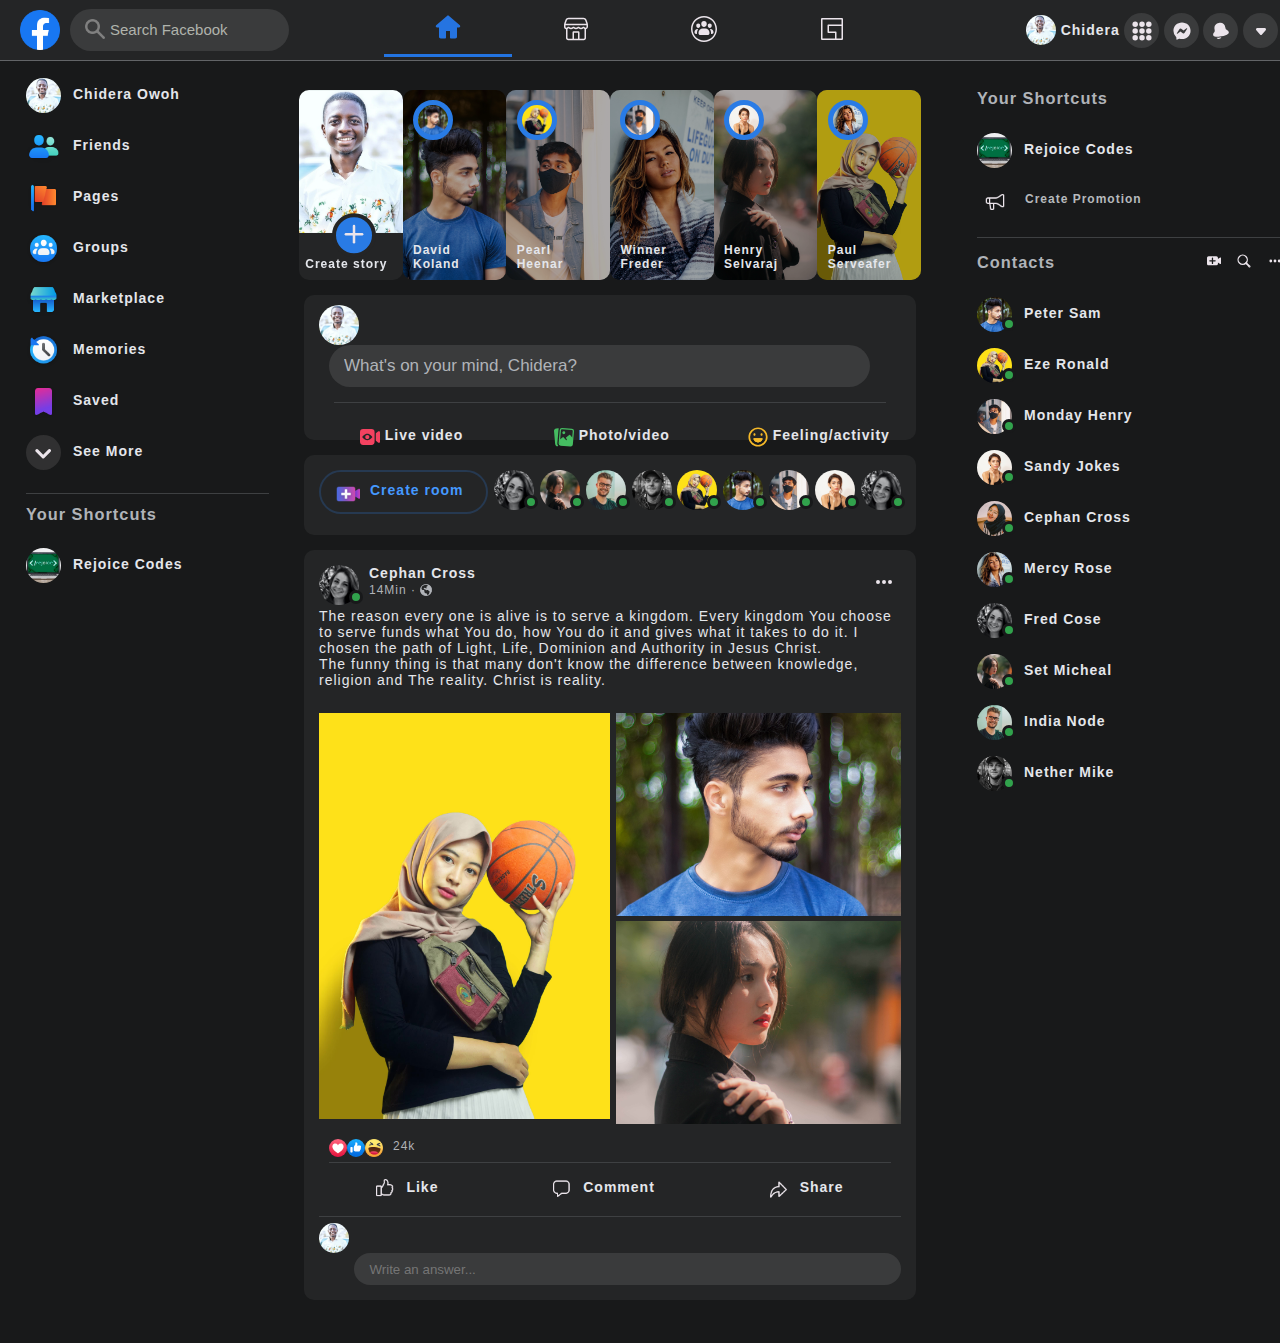
<file: index.html>
<!DOCTYPE html>
<html>
    <head>
        <link rel="stylesheet" href="styles.css">
        <title>Facebook</title> 
        <link rel="icon" type="image" href="icons/facebook.png">
        <meta name="viewport" content="width=device-width, initial-scale=1">
    </head>
    <body>
        <header>
            <div class="first-item">
                <img id="facebook-icon" src="icons/facebook.png" alt="facebook icon" >
                <input type="text" placeholder="Search Facebook" id="search"> 
            </div>
        <nav>
            <a href="#" id="active" class="activeone">
                <svg id="home-icon" height="28" width="28"><path d="M25.825 12.29C25.824 12.289 25.823 12.288 25.821 12.286L15.027 2.937C14.752 2.675 14.392 2.527 13.989 2.521 13.608 2.527 13.248 2.675 13.001 2.912L2.175 12.29C1.756 12.658 1.629 13.245 1.868 13.759 2.079 14.215 2.567 14.479 3.069 14.479L5 14.479 5 23.729C5 24.695 5.784 25.479 6.75 25.479L11 25.479C11.552 25.479 12 25.031 12 24.479L12 18.309C12 18.126 12.148 17.979 12.33 17.979L15.67 17.979C15.852 17.979 16 18.126 16 18.309L16 24.479C16 25.031 16.448 25.479 17 25.479L21.25 25.479C22.217 25.479 23 24.695 23 23.729L23 14.479 24.931 14.479C25.433 14.479 25.921 14.215 26.132 13.759 26.371 13.245 26.244 12.658 25.825 12.29"></path></svg>
            </a>
            <a href="#">
                <svg height="28" width="28"><path d="M17.5 23.75 21.75 23.75C22.164 23.75 22.5 23.414 22.5 23L22.5 14 22.531 14C22.364 13.917 22.206 13.815 22.061 13.694L21.66 13.359C21.567 13.283 21.433 13.283 21.34 13.36L21.176 13.497C20.591 13.983 19.855 14.25 19.095 14.25L18.869 14.25C18.114 14.25 17.382 13.987 16.8 13.506L16.616 13.354C16.523 13.278 16.39 13.278 16.298 13.354L16.113 13.507C15.53 13.987 14.798 14.25 14.044 14.25L13.907 14.25C13.162 14.25 12.439 13.994 11.861 13.525L11.645 13.35C11.552 13.275 11.419 13.276 11.328 13.352L11.155 13.497C10.57 13.984 9.834 14.25 9.074 14.25L8.896 14.25C8.143 14.25 7.414 13.989 6.832 13.511L6.638 13.351C6.545 13.275 6.413 13.275 6.32 13.351L5.849 13.739C5.726 13.84 5.592 13.928 5.452 14L5.5 14 5.5 23C5.5 23.414 5.836 23.75 6.25 23.75L10.5 23.75 10.5 17.5C10.5 16.81 11.06 16.25 11.75 16.25L16.25 16.25C16.94 16.25 17.5 16.81 17.5 17.5L17.5 23.75ZM3.673 8.75 24.327 8.75C24.3 8.66 24.271 8.571 24.238 8.483L23.087 5.355C22.823 4.688 22.178 4.25 21.461 4.25L6.54 4.25C5.822 4.25 5.177 4.688 4.919 5.338L3.762 8.483C3.729 8.571 3.7 8.66 3.673 8.75ZM24.5 10.25 3.5 10.25 3.5 12C3.5 12.414 3.836 12.75 4.25 12.75L4.421 12.75C4.595 12.75 4.763 12.69 4.897 12.58L5.368 12.193C6.013 11.662 6.945 11.662 7.59 12.193L7.784 12.352C8.097 12.609 8.49 12.75 8.896 12.75L9.074 12.75C9.483 12.75 9.88 12.607 10.194 12.345L10.368 12.2C11.01 11.665 11.941 11.659 12.589 12.185L12.805 12.359C13.117 12.612 13.506 12.75 13.907 12.75L14.044 12.75C14.45 12.75 14.844 12.608 15.158 12.35L15.343 12.197C15.989 11.663 16.924 11.663 17.571 12.197L17.755 12.35C18.068 12.608 18.462 12.75 18.869 12.75L19.095 12.75C19.504 12.75 19.901 12.606 20.216 12.344L20.38 12.208C21.028 11.666 21.972 11.666 22.62 12.207L23.022 12.542C23.183 12.676 23.387 12.75 23.598 12.75 24.097 12.75 24.5 12.347 24.5 11.85L24.5 10.25ZM24 14.217 24 23C24 24.243 22.993 25.25 21.75 25.25L6.25 25.25C5.007 25.25 4 24.243 4 23L4 14.236C2.875 14.112 2 13.158 2 12L2 9.951C2 9.272 2.12 8.6 2.354 7.964L3.518 4.802C4.01 3.563 5.207 2.75 6.54 2.75L21.461 2.75C22.793 2.75 23.99 3.563 24.488 4.819L25.646 7.964C25.88 8.6 26 9.272 26 9.951L26 11.85C26 13.039 25.135 14.026 24 14.217ZM16 23.75 16 17.75 12 17.75 12 23.75 16 23.75Z"></path></svg>
            </a>
            <a href="#">
                <svg height="28" width="28"><path d="M25.5 14C25.5 7.649 20.351 2.5 14 2.5 7.649 2.5 2.5 7.649 2.5 14 2.5 20.351 7.649 25.5 14 25.5 20.351 25.5 25.5 20.351 25.5 14ZM27 14C27 21.18 21.18 27 14 27 6.82 27 1 21.18 1 14 1 6.82 6.82 1 14 1 21.18 1 27 6.82 27 14ZM7.479 14 7.631 14C7.933 14 8.102 14.338 7.934 14.591 7.334 15.491 6.983 16.568 6.983 17.724L6.983 18.221C6.983 18.342 6.99 18.461 7.004 18.578 7.03 18.802 6.862 19 6.637 19L6.123 19C5.228 19 4.5 18.25 4.5 17.327 4.5 15.492 5.727 14 7.479 14ZM20.521 14C22.274 14 23.5 15.492 23.5 17.327 23.5 18.25 22.772 19 21.878 19L21.364 19C21.139 19 20.97 18.802 20.997 18.578 21.01 18.461 21.017 18.342 21.017 18.221L21.017 17.724C21.017 16.568 20.667 15.491 20.067 14.591 19.899 14.338 20.067 14 20.369 14L20.521 14ZM8.25 13C7.147 13 6.25 11.991 6.25 10.75 6.25 9.384 7.035 8.5 8.25 8.5 9.465 8.5 10.25 9.384 10.25 10.75 10.25 11.991 9.353 13 8.25 13ZM19.75 13C18.647 13 17.75 11.991 17.75 10.75 17.75 9.384 18.535 8.5 19.75 8.5 20.965 8.5 21.75 9.384 21.75 10.75 21.75 11.991 20.853 13 19.75 13ZM15.172 13.5C17.558 13.5 19.5 15.395 19.5 17.724L19.5 18.221C19.5 19.202 18.683 20 17.677 20L10.323 20C9.317 20 8.5 19.202 8.5 18.221L8.5 17.724C8.5 15.395 10.441 13.5 12.828 13.5L15.172 13.5ZM16.75 9C16.75 10.655 15.517 12 14 12 12.484 12 11.25 10.655 11.25 9 11.25 7.15 12.304 6 14 6 15.697 6 16.75 7.15 16.75 9Z"></path></svg>
            </a>
            <a href="#">
                <svg height="28" width="28"><path d="M23.5 9.5H10.25a.75.75 0 00-.75.75v7c0 .414.336.75.75.75H17v5.5H4.5v-19h19v5zm0 14h-5v-6.25a.75.75 0 00-.75-.75H11V11h12.5v12.5zm1.5.25V4.25C25 3.561 24.439 3 23.75 3H4.25C3.561 3 3 3.561 3 4.25v19.5c0 .689.561 1.25 1.25 1.25h19.5c.689 0 1.25-.561 1.25-1.25z"></path></svg>
            </a>
           
        </nav>
        <div class="end-items">
            <img src="images/my_image.jpg" id="profile-image" alt="My Image" height="30px" width="30px">
            <span>Chidera</span>

            <div class="circleIcon"><svg style="transform: translate(8px, 8px);" viewBox="0 0 44 44" width="20px" height="20px" class="j"><circle cx="7" cy="7" r="6"></circle><circle cx="22" cy="7" r="6"></circle><circle cx="37" cy="7" r="6"></circle><circle cx="7" cy="22" r="6"></circle><circle cx="22" cy="22" r="6"></circle><circle cx="37" cy="22" r="6"></circle><circle cx="7" cy="37" r="6"></circle><circle cx="22" cy="37" r="6"></circle><circle cx="37" cy="37" r="6"></circle></svg></div>

            <div class="circleIcon"><svg viewBox="0 0 28 28" style="transform: translate(8px, 8px);" alt="" class="a8c37x1j ms05siws hwsy1cff b7h9ocf4 rs22bh7c fzdkajry" height="20" width="20"><path d="M14 2.042c6.76 0 12 4.952 12 11.64S20.76 25.322 14 25.322a13.091 13.091 0 0 1-3.474-.461.956 .956 0 0 0-.641.047L7.5 25.959a.961.961 0 0 1-1.348-.849l-.065-2.134a.957.957 0 0 0-.322-.684A11.389 11.389 0 0 1 2 13.682C2 6.994 7.24 2.042 14 2.042ZM6.794 17.086a.57.57 0 0 0 .827.758l3.786-2.874a.722.722 0 0 1 .868 0l2.8 2.1a1.8 1.8 0 0 0 2.6-.481l3.525-5.592a.57.57 0 0 0-.827-.758l-3.786 2.874a.722.722 0 0 1-.868 0l-2.8-2.1a1.8 1.8 0 0 0-2.6.481Z"></path></svg><div class="i09qtzwb n7fi1qx3 b5wmifdl hzruof5a pmk7jnqg j9ispegn kr520xx4 c5ndavph art1omkt ot9fgl3s rnr61an3 s45kfl79 emlxlaya bkmhp75w spb7xbtv" data-visualcompletion="ignore"></div></div>

            <div class="circleIcon"><svg viewBox="0 0 28 28" style="transform: translate(8px, 8px);" alt="" class="a8c37x1j ms05siws hwsy1cff b7h9ocf4 rs22bh7c fzdkajry" height="20" width="20"><path d="M7.847 23.488C9.207 23.488 11.443 23.363 14.467 22.806 13.944 24.228 12.581 25.247 10.98 25.247 9.649 25.247 8.483 24.542 7.825 23.488L7.847 23.488ZM24.923 15.73C25.17 17.002 24.278 18.127 22.27 19.076 21.17 19.595 18.724 20.583 14.684 21.369 11.568 21.974 9.285 22.113 7.848 22.113 7.421 22.113 7.068 22.101 6.79 22.085 4.574 21.958 3.324 21.248 3.077 19.976 2.702 18.049 3.295 17.305 4.278 16.073L4.537 15.748C5.2 14.907 5.459 14.081 5.035 11.902 4.086 7.022 6.284 3.687 11.064 2.753 15.846 1.83 19.134 4.096 20.083 8.977 20.506 11.156 21.056 11.824 21.986 12.355L21.986 12.356 22.348 12.561C23.72 13.335 24.548 13.802 24.923 15.73Z"></path></svg></div>

            <div class="circleIcon">
                <svg viewBox="0 0 20 20" width="20px" height="20px" style="transform: translate(8px, 8px);" class="a8c37x1j ms05siws hwsy1cff b7h9ocf4 rs22bh7c fzdkajry jnigpg78 odw8uiq3"><path d="M10 14a1 1 0 0 1-.755-.349L5.329 9.182a1.367 1.367 0 0 1-.205-1.46A1.184 1.184 0 0 1 6.2 7h7.6a1.18 1.18 0 0 1 1.074.721 1.357 1.357 0 0 1-.2 1.457l-3.918 4.473A1 1 0 0 1 10 14z"></path></svg>
            </div>
        </div>
        </header>
        <main>
            <div class="left-panel">
                <ul>
                    <li>
                        <img src="images/my_image.jpg" id="profile-image" alt="My Image" height="35px" width="35px">
                        <span class="list-text">Chidera Owoh</span> 
                    </li>
                    <li> 
                        <img src="icons/people_icon.png" id="profile-image" alt="My Image" height="35px" width="35px">
                        <span class="list-text">Friends</span>
                    </li>
                    <li>
                        <img src="icons/pages_icon.png" id="profile-image" alt="My Image" height="35px" width="35px">
                        <span class="list-text">Pages</span>
                    </li>
                    <li>
                        <img src="icons/groups_icon.png" id="profile-image" alt="My Image" height="35px" width="35px">
                        <span class="list-text">Groups</span>
                    </li>
                    <li>
                        <img src="icons/marketplace_icon.png" id="profile-image" alt="My Image" height="35px" width="35px">
                        <span class="list-text">Marketplace</span>
                    </li>
                    <li>
                        <img src="icons/memories_icon.png" id="profile-image" alt="My Image" height="35px" width="35px">
                        <span class="list-text">Memories</span>
                    </li>
                    <li>
                        <img src="icons/saved_icon.png" id="profile-image" alt="My Image" height="35px" width="35px">
                        <span class="list-text">Saved</span>
                    </li>
                    <li>
                        <div class="more" id="profile-image">
                             <span class="seeMore" width="35px" height="35px" id="profile-image" ><svg viewBox="0 0 16 16" width="25px" height="25px" class="a8c37x1j ms05siws hwsy1cff b7h9ocf4 rs22bh7c fzdkajry jnigpg78 odw8uiq3"><g fill-rule="evenodd" transform="translate(-445 -540)"><path fill-rule="nonzero" d="M452.707 549.293a1 1 0 0 0-1.414 1.414l4 4a1 1 0 0 0 1.414 0l4-4a1 1 0 0 0-1.414-1.414L456 552.586l-3.293-3.293z"></path></g></svg></span>
                        </div>
                        <span class="list-text">See More</span>
                    </li>
                    <li class="hr">
                        <hr>
                    </li>
                    <div style="padding-top: -5px; margin-top: -20px;">
                        <h3>Your Shortcuts</h3>
                    </div>
                    <li>
                        <img src="images/REJOICE_CODES_logo.jpg" id="profile-image" alt="My Image" height="35px" width="35px">
                        <span class="list-text">Rejoice Codes</span>
                    </li>
                </ul>
                
            </div>
            <div class="main-panel">
                <div class="stories">
                    <div class="storyMe">
                        <div class="addstory">

                        </div>
                        <div>
                            <div class="addIcon" style="transform: translate(75%, -45%);">
                                <svg style="transform: translate(3px, 2px);" viewBox="0 0 20 20" width="25px" height="25px" class="a8c37x1j ms05siws hwsy1cff b7h9ocf4 ljqsnud1 p361ku9c jnigpg78 odw8uiq3"><g fill-rule="evenodd" transform="translate(-444 -348)"><g fill-rule="nonzero"><path d="M95 201.5h13a1 1 0 1 0 0-2H95a1 1 0 1 0 0 2z" transform="translate(354.5 159.5)"></path><path d="M102.5 207v-13a1 1 0 1 0-2 0v13a1 1 0 1 0 2 0z" transform="translate(354.5 159.5)"></path></g></g></svg>
                            </div>
                            <div class="storyText" style="float: right; transform: translate(-5px, -30px);" >
                                Create story
                            </div>
                        </div>
                    </div>
                    <div class="storyMe story1">
                        <div class="overlay">
                            <div class="topPart">
                                <div class="storyProfile profile1">
                                
                                </div>
                            </div>
                            <div class="storyText">
                                David<br>Koland
                            </div>
                        </div>
                    </div>
                    <div class="storyMe story2">
                        <div class="overlay">
                            <div class="topPart">
                                <div class="storyProfile profile2">
                                
                                </div>
                            </div>
                            <div class="storyText">
                                Pearl<br>Heenar
                            </div>
                        </div>                        
                    </div>
                    <div class="storyMe story3">
                        <div class="overlay">
                            <div class="topPart">
                                <div class="storyProfile profile3">
                                
                                </div>
                            </div>
                            <div class="storyText">
                                Winner<br>Freder
                            </div>
                        </div>                         
                    </div>
                    <div class="storyMe story4">
                        <div class="overlay">
                            <div class="topPart">
                                <div class="storyProfile profile4">
                                
                                </div>
                            </div>
                            <div class="storyText">
                                Henry<br>Selvaraj
                            </div>
                        </div>                         
                    </div>
                    <div class="storyMe story5">
                        <div class="overlay">
                            <div class="topPart">
                                <div class="storyProfile profile5">
                                
                                </div>
                            </div>
                            <div class="storyText">
                                Paul<br>Serveafer
                            </div>
                        </div>                            
                    </div>
                </div>
                <div class="createPost">
                    <img src="images/my_image.jpg" id="profile-image" alt="My Image" height="40px" width="40px">
                    <input type="text" placeholder="What's on your mind, Chidera?" id="myPost">
                    <hr>
                    <div class="postItems">
                        <div class="item item1">
                            <svg viewBox="0 0 24 24" width="20px" height="20px" class="centerItem icons icon1"><g fill-rule="evenodd" transform="translate(-444 -156)"><g><path d="M113.029 2.514c-.363-.088-.746.014-1.048.234l-2.57 1.88a.999.999 0 0 0-.411.807v8.13a1 1 0 0 0 .41.808l2.602 1.901c.219.16.477.242.737.242.253 0 .508-.077.732-.235.34-.239.519-.65.519-1.065V3.735a1.25 1.25 0 0 0-.971-1.22m-20.15 6.563c.1-.146 2.475-3.578 5.87-3.578 3.396 0 5.771 3.432 5.87 3.578a.749.749 0 0 1 0 .844c-.099.146-2.474 3.578-5.87 3.578-3.395 0-5.77-3.432-5.87-3.578a.749.749 0 0 1 0-.844zM103.75 19a3.754 3.754 0 0 0 3.75-3.75V3.75A3.754 3.754 0 0 0 103.75 0h-10A3.754 3.754 0 0 0 90 3.75v11.5A3.754 3.754 0 0 0 93.75 19h10z" transform="translate(354 158.5)"></path><path d="M98.75 12c1.379 0 2.5-1.121 2.5-2.5S100.129 7 98.75 7a2.503 2.503 0 0 0-2.5 2.5c0 1.379 1.121 2.5 2.5 2.5" transform="translate(354 158.5)"></path></g></g></svg>
                            <span class="iconText">Live video</span>
                        </div>
                        <div class="item item2">
                            <svg viewBox="0 0 24 24" width="20px" height="20px" class="centerItem icons icon2"><g fill-rule="evenodd" transform="translate(-444 -156)"><g><path d="m96.968 22.425-.648.057a2.692 2.692 0 0 1-1.978-.625 2.69 2.69 0 0 1-.96-1.84L92.01 4.32a2.702 2.702 0 0 1 .79-2.156c.47-.472 1.111-.731 1.774-.79l2.58-.225a.498.498 0 0 1 .507.675 4.189 4.189 0 0 0-.251 1.11L96.017 18.85a4.206 4.206 0 0 0 .977 3.091s.459.364-.026.485m8.524-16.327a1.75 1.75 0 1 1-3.485.305 1.75 1.75 0 0 1 3.485-.305m5.85 3.011a.797.797 0 0 0-1.129-.093l-3.733 3.195a.545.545 0 0 0-.062.765l.837.993a.75.75 0 1 1-1.147.966l-2.502-2.981a.797.797 0 0 0-1.096-.12L99 14.5l-.5 4.25c-.06.674.326 2.19 1 2.25l11.916 1.166c.325.026 1-.039 1.25-.25.252-.21.89-.842.917-1.166l.833-8.084-3.073-3.557z" transform="translate(352 156.5)"></path><path fill-rule="nonzero" d="m111.61 22.963-11.604-1.015a2.77 2.77 0 0 1-2.512-2.995L98.88 3.09A2.77 2.77 0 0 1 101.876.58l11.603 1.015a2.77 2.77 0 0 1 2.513 2.994l-1.388 15.862a2.77 2.77 0 0 1-2.994 2.513zm.13-1.494.082.004a1.27 1.27 0 0 0 1.287-1.154l1.388-15.862a1.27 1.27 0 0 0-1.148-1.37l-11.604-1.014a1.27 1.27 0 0 0-1.37 1.15l-1.387 15.86a1.27 1.27 0 0 0 1.149 1.37l11.603 1.016z" transform="translate(352 156.5)"></path></g></g></svg>
                            <span class="iconText">Photo/video</span>
                        </div>
                        <div class="item item3">
                            <svg viewBox="0 0 24 24" width="20px" height="20px" class="centerItem icons icon3"><g fill-rule="evenodd" transform="translate(-444 -156)"><g><path d="M107.285 13c.49 0 .841.476.712.957-.623 2.324-2.837 4.043-5.473 4.043-2.636 0-4.85-1.719-5.473-4.043-.13-.48.222-.957.712-.957h9.522z" transform="translate(353.5 156.5)"></path><path fill-rule="nonzero" d="M114.024 11.5c0 6.351-5.149 11.5-11.5 11.5s-11.5-5.149-11.5-11.5S96.173 0 102.524 0s11.5 5.149 11.5 11.5zm-2 0a9.5 9.5 0 1 0-19 0 9.5 9.5 0 0 0 19 0z" transform="translate(353.5 156.5)"></path><path d="M99.524 8.5c0 .829-.56 1.5-1.25 1.5s-1.25-.671-1.25-1.5.56-1.5 1.25-1.5 1.25.671 1.25 1.5m8.5 0c0 .829-.56 1.5-1.25 1.5s-1.25-.671-1.25-1.5.56-1.5 1.25-1.5 1.25.671 1.25 1.5m-.739 4.5h-9.522c-.49 0-.841.476-.712.957.623 2.324 2.837 4.043 5.473 4.043 2.636 0 4.85-1.719 5.473-4.043.13-.48-.222-.957-.712-.957m-2.165 2c-.667.624-1.592 1-2.596 1a3.799 3.799 0 0 1-2.596-1h5.192" transform="translate(353.5 156.5)"></path></g></g></svg>
                            <span class="iconText">Feeling/activity</span>
                        </div>
                    </div>
                </div>
                <div class="createRoom">
                    <div class="newRoom">
                        <i data-visualcompletion="css-img" class="icons"  style="background-image:url('icons/room_icon_series.png');background-position:0 -220px;background-size:502px 246px;width:24px;height:24px;background-repeat:no-repeat;display:inline-block"></i>
                        <span class="roomText">Create room</span>
                    </div>
                    <div>
                        <div class="storyOnline"></div>
                        <img src="images/profile_images/profile_img_6.jpg" id="profile-image" style="z-index: -1;" alt="My Image" height="40px" width="40px">
                    </div>
                    <div>
                        <div class="storyOnline"></div>
                        <img src="images/profile_images/profile_img_7.jpg" id="profile-image" style="z-index: -1;" alt="My Image" height="40px" width="40px">
                    </div>
                    <div>
                        <div class="storyOnline"></div>
                        <img src="images/profile_images/profile_img_8.jpg" id="profile-image" style="z-index: -1;" alt="My Image" height="40px" width="40px">
                    </div>
                    <div>
                        <div class="storyOnline"></div>
                        <img src="images/profile_images/profile_img_9.jpg" id="profile-image" style="z-index: -1;" alt="My Image" height="40px" width="40px">
                    </div>
                    <div>
                        <div class="storyOnline"></div>
                        <img src="images/profile_images/profile_img_10.jpg" id="profile-image" style="z-index: -1;" alt="My Image" height="40px" width="40px">
                    </div>
                    <div>
                        <div class="storyOnline"></div>
                        <img src="images/profile_images/profile_img_1.jpg" id="profile-image" style="z-index: -1;" alt="My Image" height="40px" width="40px">
                    </div>
                    <div>
                        <div class="storyOnline"></div>
                        <img src="images/profile_images/profile_img_2.jpg" id="profile-image" style="z-index: -1;" alt="My Image" height="40px" width="40px">
                    </div>
                    <div>
                        <div class="storyOnline"></div>
                        <img src="images/profile_images/profile_img_3.jpg" id="profile-image" style="z-index: -1;" alt="My Image" height="40px" width="40px">
                    </div>
                    <div>
                        <div class="storyOnline"></div>
                        <img src="images/profile_images/profile_img_6.jpg" id="profile-image" style="z-index: -1;" alt="My Image" height="40px" width="40px">
                    </div>
                </div>
                <div class="post">
                    <div class="postHead">
                        <div class="postProfile">
                            <div class="storyOnline"></div>
                            <img src="images/profile_images/profile_img_6.jpg" id="profile-image" style="z-index: -1;" alt="My Image" height="40px" width="40px">
                        </div>
                        <div class="postTitle">
                            <span>Cephan Cross<br></span>
                            <span class="time">14Min  · </span>
                            <svg viewBox="0 0 16 16" width="12px" height="12px"  class="publicIcon" title="Shared with Public"><g fill-rule="evenodd" transform="translate(-448 -544)"><g><path d="M109.5 408.5c0 3.23-2.04 5.983-4.903 7.036l.07-.036c1.167-1 1.814-2.967 2-3.834.214-1 .303-1.3-.5-1.96-.31-.253-.677-.196-1.04-.476-.246-.19-.356-.59-.606-.73-.594-.337-1.107.11-1.954.223a2.666 2.666 0 0 1-1.15-.123c-.007 0-.007 0-.013-.004l-.083-.03c-.164-.082-.077-.206.006-.36h-.006c.086-.17.086-.376-.05-.529-.19-.214-.54-.214-.804-.224-.106-.003-.21 0-.313.004l-.003-.004c-.04 0-.084.004-.124.004h-.037c-.323.007-.666-.034-.893-.314-.263-.353-.29-.733.097-1.09.28-.26.863-.8 1.807-.22.603.37 1.166.667 1.666.5.33-.11.48-.303.094-.87a1.128 1.128 0 0 1-.214-.73c.067-.776.687-.84 1.164-1.2.466-.356.68-.943.546-1.457-.106-.413-.51-.873-1.28-1.01a7.49 7.49 0 0 1 6.524 7.434" transform="translate(354 143.5)"></path><path d="M104.107 415.696A7.498 7.498 0 0 1 94.5 408.5a7.48 7.48 0 0 1 3.407-6.283 5.474 5.474 0 0 0-1.653 2.334c-.753 2.217-.217 4.075 2.29 4.075.833 0 1.4.561 1.333 2.375-.013.403.52 1.78 2.45 1.89.7.04 1.184 1.053 1.33 1.74.06.29.127.65.257.97a.174.174 0 0 0 .193.096" transform="translate(354 143.5)"></path><path fill-rule="nonzero" d="M110 408.5a8 8 0 1 1-16 0 8 8 0 0 1 16 0zm-1 0a7 7 0 1 0-14 0 7 7 0 0 0 14 0z" transform="translate(354 143.5)"></path></g></g></svg>
                        </div>
                        <div class="postMore">
                            <svg viewBox="0 0 20 20" width="20px" height="20px" class="moreIcon"><g fill-rule="evenodd" transform="translate(-446 -350)"><path d="M458 360a2 2 0 1 1-4 0 2 2 0 0 1 4 0m6 0a2 2 0 1 1-4 0 2 2 0 0 1 4 0m-12 0a2 2 0 1 1-4 0 2 2 0 0 1 4 0"></path></g></svg>
                        </div>
                    </div>
                    <div class="postText">
                        <span class="mainText">
                            The reason every one is alive is to serve a kingdom. Every kingdom You choose to serve funds what You do, how You do it and gives what it takes to do it. I chosen the path of Light, Life, Dominion and Authority in Jesus Christ. <br>The funny thing is that many don't know the difference between knowledge, religion and The reality. Christ is reality.
                        </span>
                    </div>  
                    <div class="postImage">
                        <div class="postImage1">

                        </div>
                        <div class="rightImage">
                            <div class="postImage2">

                            </div>
                            <div class="postImage3">
                        
                            </div>
                        </div>
                    </div>
                    <div class="likes">
                        <img class="likeIcon" src="icons/love.svg" width="18" height="18">
                        <img class="likeIcon" src="icons/like.svg" width="18" height="18">
                        <img class="likeIcon" src="icons/laugh.png" width="18" height="18">
                        <span class="likeCount time">24k</span>
                        <br><hr>
                    </div>
                    <div class="likeCommentShare">
                        <div class="like lcs">
                            <i data-visualcompletion="css-img" class="lcsIcon" style="background-image:url('icons/icons2.png');background-position:0 -247px;background-size:25px 607px;width:20px;height:20px;background-repeat:no-repeat;display:inline-block"></i>
                            <span class="lcsText">Like</span>
                        </div>
                        <div class="comment lcs">
                            <i data-visualcompletion="css-img" class="lcsIcon" style="background-image:url('icons/icons2.png');background-position:0 -209px;background-size:25px 610px;width:20px;height:20px;background-repeat:no-repeat;display:inline-block"></i>
                            <span class="lcsText">Comment</span>
                        </div>
                        <div class="share lcs">
                            <i data-visualcompletion="css-img" class="lcsIcon" style="background-image:url('icons/icons2.png');background-position:0 -266px;background-size:25px 611px;width:20px;height:20px;background-repeat:no-repeat;display:inline-block"></i>
                            <span class="lcsText">Share</span>
                        </div>
                    </div>
                    <div>
                       <hr> 
                       <img src="images/my_image.jpg" class="imageSearch" id="profile-image" alt="My Image" height="30px" width="30px">
                       <input type="text" placeholder="Write an answer..." id="myComment">
                    </div>
                    
                    
                </div>
            </div>

            <div class="right-panel">
                <ul class="ul-right">
                    <div style="padding-top: -5px; margin-top: -20px;">
                        <h3>Your Shortcuts</h3>
                    </div>
                    <li>
                        <img src="images/REJOICE_CODES_logo.jpg" id="profile-image" alt="My Image" height="35px" width="35px">
                        <span class="list-text">Rejoice Codes</span>
                    </li>
                    <li>
                        <div id="profile-image" style="transform: translate(8px, 8px);" >
                        <i data-visualcompletion="css-img" class="promotion" style="background-image:url('icons/icons.png');background-position:0 -136px;background-size:26px 312px;width:20px;height:20px;background-repeat:no-repeat;display:inline-block"></i>
                        </div>
                        <span class="list-text promtext">Create Promotion</span>
                    </li>
                    <li class="hr">
                        <hr>
                    </li>
                    <div class="contact-header">
                        <h3 class="left-text">Contacts</h3>
                        <span class="right-icons"><svg viewBox="0 0 16 16" width="1em" height="1em" class="a8c37x1j ms05siws hwsy1cff b7h9ocf4 py1f6qlh em6zcovv gl3lb2sf hhz5lgdu"><g fill-rule="evenodd" transform="translate(-448 -544)"><path d="M457.25 552.5H455v2.25a.75.75 0 0 1-1.5 0v-2.25h-2.25a.75.75 0 0 1 0-1.5h2.25v-2.25a.75.75 0 0 1 1.5 0V551h2.25a.75.75 0 0 1 0 1.5m6.38-4.435a.62.62 0 0 0-.64.047l-2.49 1.634v-1.394a1.854 1.854 0 0 0-1.852-1.852l-8.796.002a1.854 1.854 0 0 0-1.851 1.852v6.793c0 1.021.83 1.852 1.852 1.852l1.147-.002h7.648a1.854 1.854 0 0 0 1.852-1.851v-1.392l2.457 1.61a.641.641 0 0 0 .673.071.663.663 0 0 0 .37-.601v-6.167c0-.26-.142-.49-.37-.602"></path></g></svg></span>
                        <span class="right-icons"><svg viewBox="0 0 16 16" width="1em" height="1em" class="a8c37x1j ms05siws hwsy1cff b7h9ocf4 py1f6qlh em6zcovv gl3lb2sf hhz5lgdu"><g fill-rule="evenodd" transform="translate(-448 -544)"><g fill-rule="nonzero"><path d="M10.743 2.257a6 6 0 1 1-8.485 8.486 6 6 0 0 1 8.485-8.486zm-1.06 1.06a4.5 4.5 0 1 0-6.365 6.364 4.5 4.5 0 0 0 6.364-6.363z" transform="translate(448 544)"></path><path d="M10.39 8.75a2.94 2.94 0 0 0-.199.432c-.155.417-.23.849-.172 1.284.055.415.232.794.54 1.103a.75.75 0 0 0 1.112-1.004l-.051-.057a.39.39 0 0 1-.114-.24c-.021-.155.014-.356.09-.563.031-.081.06-.145.08-.182l.012-.022a.75.75 0 1 0-1.299-.752z" transform="translate(448 544)"></path><path d="M9.557 11.659c.038-.018.09-.04.15-.064.207-.077.408-.112.562-.092.08.01.143.034.198.077l.041.036a.75.75 0 0 0 1.06-1.06 1.881 1.881 0 0 0-1.103-.54c-.435-.058-.867.018-1.284.175-.189.07-.336.143-.433.2a.75.75 0 0 0 .624 1.356l.066-.027.12-.061z" transform="translate(448 544)"></path><path d="m13.463 15.142-.04-.044-3.574-4.192c-.599-.703.355-1.656 1.058-1.057l4.191 3.574.044.04c.058.059.122.137.182.24.249.425.249.96-.154 1.41l-.057.057c-.45.403-.986.403-1.411.154a1.182 1.182 0 0 1-.24-.182zm.617-.616.444-.444a.31.31 0 0 0-.063-.052c-.093-.055-.263-.055-.35.024l.208.232.207-.206.006.007-.22.257-.026-.024.033-.034.025.027-.257.22-.007-.007zm-.027-.415c-.078.088-.078.257-.023.35a.31.31 0 0 0 .051.063l.205-.204-.233-.209z" transform="translate(448 544)"></path></g></g></svg></span>
                        <span class="right-icons">
                            <svg viewBox="0 0 20 20" width="1em" height="1em" class="a8c37x1j ms05siws hwsy1cff b7h9ocf4 py1f6qlh em6zcovv jnigpg78 odw8uiq3"><g fill-rule="evenodd" transform="translate(-446 -350)"><path d="M458 360a2 2 0 1 1-4 0 2 2 0 0 1 4 0m6 0a2 2 0 1 1-4 0 2 2 0 0 1 4 0m-12 0a2 2 0 1 1-4 0 2 2 0 0 1 4 0"></path></g></svg>
                        </span>
                    </div>
                    <li>
                        <div class="online"></div>
                        <img src="images/profile_images/profile_img_1.jpg" id="profile-image" style="z-index: -1;" alt="My Image" height="35px" width="35px">
                        <span class="list-text">Peter Sam</span>
                    </li>
                    <li>
                        <div class="online"></div>
                        <img src="images/profile_images/profile_img_10.jpg" id="profile-image" style="z-index: -1;" alt="My Image" height="35px" width="35px">
                        <span class="list-text">Eze Ronald</span>
                    </li>
                    <li>
                        <div class="online"></div>
                        <img src="images/profile_images/profile_img_2.jpg" id="profile-image" style="z-index: -1;" alt="My Image" height="35px" width="35px">
                        <span class="list-text">Monday Henry</span>
                    </li>
                    <li>
                        <div class="online"></div>
                        <img src="images/profile_images/profile_img_3.jpg" id="profile-image" style="z-index: -1;" alt="My Image" height="35px" width="35px">
                        <span class="list-text">Sandy Jokes</span>
                    </li>
                    <li>
                        <div class="online"></div>
                        <img src="images/profile_images/profile_img_4.jpg" id="profile-image" style="z-index: -1;" alt="My Image" height="35px" width="35px">
                        <span class="list-text">Cephan Cross</span>
                    </li>
                    <li>
                        <div class="online"></div>
                        <img src="images/profile_images/profile_img_5.jpg" id="profile-image" style="z-index: -1;" alt="My Image" height="35px" width="35px">
                        <span class="list-text">Mercy Rose</span>
                    </li>
                    <li>
                        <div class="online"></div>
                        <img src="images/profile_images/profile_img_6.jpg" id="profile-image" style="z-index: -1;" alt="My Image" height="35px" width="35px">
                        <span class="list-text">Fred Cose</span>
                    </li>
                    <li>
                        <div class="online"></div>
                        <img src="images/profile_images/profile_img_7.jpg" id="profile-image" style="z-index: -1;" alt="My Image" height="35px" width="35px">
                        <span class="list-text">Set Micheal</span>
                    </li>
                    <li>
                        <div class="online"></div>
                        <img src="images/profile_images/profile_img_8.jpg" id="profile-image" style="z-index: -1;" alt="My Image" height="35px" width="35px">
                        <span class="list-text">India Node</span>
                    </li>
                    <li>
                        <div class="online"></div>
                        <img src="images/profile_images/profile_img_9.jpg" id="profile-image" style="z-index: -1;" alt="My Image" height="35px" width="35px">
                        <span class="list-text">Nether Mike</span>
                    </li>
                </ul>
            </div>
        </main>
        
    </body>
</html>
</file>
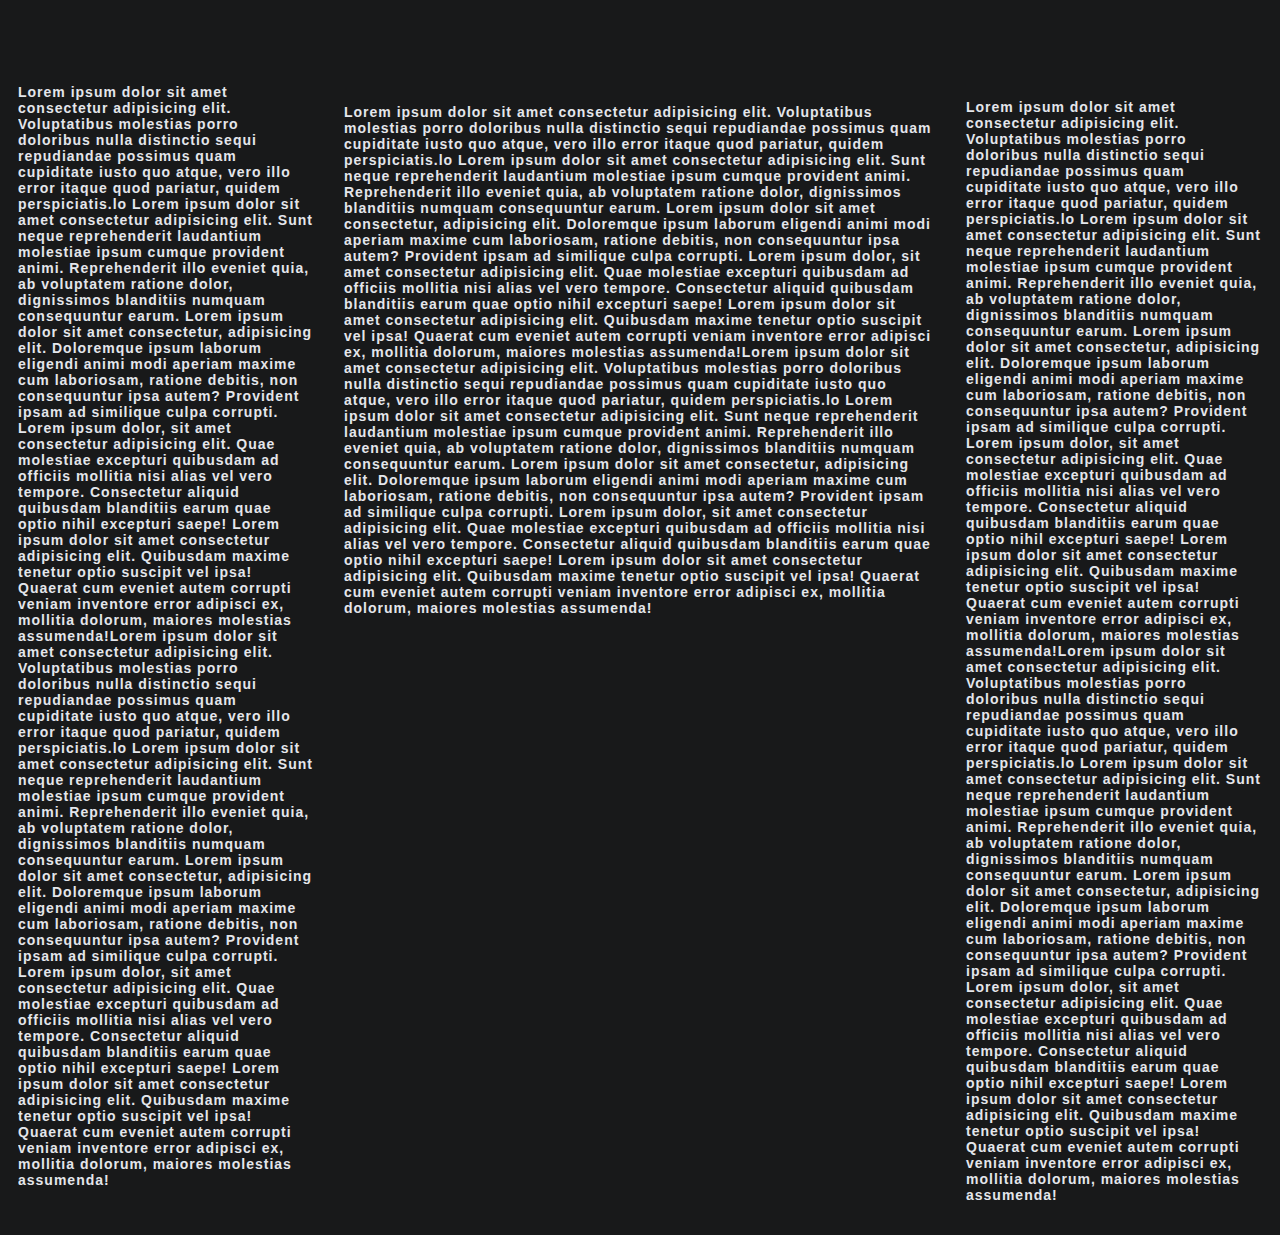
<file: test.html>
<!DOCTYPE html>
<head>
    <link rel="stylesheet" href="styles.css">
</head>
<main>
    <div class="left-panel">
        <p>
        Lorem ipsum dolor sit amet consectetur adipisicing elit. Voluptatibus molestias porro doloribus nulla distinctio sequi repudiandae possimus quam cupiditate iusto quo atque, vero illo error itaque quod pariatur, quidem perspiciatis.lo Lorem ipsum dolor sit amet consectetur adipisicing elit. Sunt neque reprehenderit laudantium molestiae ipsum cumque provident animi. Reprehenderit illo eveniet quia, ab voluptatem ratione dolor, dignissimos blanditiis numquam consequuntur earum. Lorem ipsum dolor sit amet consectetur, adipisicing elit. Doloremque ipsum laborum eligendi animi modi aperiam maxime cum laboriosam, ratione debitis, non consequuntur ipsa autem? Provident ipsam ad similique culpa corrupti. Lorem ipsum dolor, sit amet consectetur adipisicing elit. Quae molestiae excepturi quibusdam ad officiis mollitia nisi alias vel vero tempore. Consectetur aliquid quibusdam blanditiis earum quae optio nihil excepturi saepe! Lorem ipsum dolor sit amet consectetur adipisicing elit. Quibusdam maxime tenetur optio suscipit vel ipsa! Quaerat cum eveniet autem corrupti veniam inventore error adipisci ex, mollitia dolorum, maiores molestias assumenda!Lorem ipsum dolor sit amet consectetur adipisicing elit. Voluptatibus molestias porro doloribus nulla distinctio sequi repudiandae possimus quam cupiditate iusto quo atque, vero illo error itaque quod pariatur, quidem perspiciatis.lo Lorem ipsum dolor sit amet consectetur adipisicing elit. Sunt neque reprehenderit laudantium molestiae ipsum cumque provident animi. Reprehenderit illo eveniet quia, ab voluptatem ratione dolor, dignissimos blanditiis numquam consequuntur earum. Lorem ipsum dolor sit amet consectetur, adipisicing elit. Doloremque ipsum laborum eligendi animi modi aperiam maxime cum laboriosam, ratione debitis, non consequuntur ipsa autem? Provident ipsam ad similique culpa corrupti. Lorem ipsum dolor, sit amet consectetur adipisicing elit. Quae molestiae excepturi quibusdam ad officiis mollitia nisi alias vel vero tempore. Consectetur aliquid quibusdam blanditiis earum quae optio nihil excepturi saepe! Lorem ipsum dolor sit amet consectetur adipisicing elit. Quibusdam maxime tenetur optio suscipit vel ipsa! Quaerat cum eveniet autem corrupti veniam inventore error adipisci ex, mollitia dolorum, maiores molestias assumenda!
        </p>
    </div>
    <div class="main-panel">
        <p>
         Lorem ipsum dolor sit amet consectetur adipisicing elit. Voluptatibus molestias porro doloribus nulla distinctio sequi repudiandae possimus quam cupiditate iusto quo atque, vero illo error itaque quod pariatur, quidem perspiciatis.lo Lorem ipsum dolor sit amet consectetur adipisicing elit. Sunt neque reprehenderit laudantium molestiae ipsum cumque provident animi. Reprehenderit illo eveniet quia, ab voluptatem ratione dolor, dignissimos blanditiis numquam consequuntur earum. Lorem ipsum dolor sit amet consectetur, adipisicing elit. Doloremque ipsum laborum eligendi animi modi aperiam maxime cum laboriosam, ratione debitis, non consequuntur ipsa autem? Provident ipsam ad similique culpa corrupti. Lorem ipsum dolor, sit amet consectetur adipisicing elit. Quae molestiae excepturi quibusdam ad officiis mollitia nisi alias vel vero tempore. Consectetur aliquid quibusdam blanditiis earum quae optio nihil excepturi saepe! Lorem ipsum dolor sit amet consectetur adipisicing elit. Quibusdam maxime tenetur optio suscipit vel ipsa! Quaerat cum eveniet autem corrupti veniam inventore error adipisci ex, mollitia dolorum, maiores molestias assumenda!Lorem ipsum dolor sit amet consectetur adipisicing elit. Voluptatibus molestias porro doloribus nulla distinctio sequi repudiandae possimus quam cupiditate iusto quo atque, vero illo error itaque quod pariatur, quidem perspiciatis.lo Lorem ipsum dolor sit amet consectetur adipisicing elit. Sunt neque reprehenderit laudantium molestiae ipsum cumque provident animi. Reprehenderit illo eveniet quia, ab voluptatem ratione dolor, dignissimos blanditiis numquam consequuntur earum. Lorem ipsum dolor sit amet consectetur, adipisicing elit. Doloremque ipsum laborum eligendi animi modi aperiam maxime cum laboriosam, ratione debitis, non consequuntur ipsa autem? Provident ipsam ad similique culpa corrupti. Lorem ipsum dolor, sit amet consectetur adipisicing elit. Quae molestiae excepturi quibusdam ad officiis mollitia nisi alias vel vero tempore. Consectetur aliquid quibusdam blanditiis earum quae optio nihil excepturi saepe! Lorem ipsum dolor sit amet consectetur adipisicing elit. Quibusdam maxime tenetur optio suscipit vel ipsa! Quaerat cum eveniet autem corrupti veniam inventore error adipisci ex, mollitia dolorum, maiores molestias assumenda!
         </p>
    </div>
    <div class="right-panel">
        <p>
         Lorem ipsum dolor sit amet consectetur adipisicing elit. Voluptatibus molestias porro doloribus nulla distinctio sequi repudiandae possimus quam cupiditate iusto quo atque, vero illo error itaque quod pariatur, quidem perspiciatis.lo Lorem ipsum dolor sit amet consectetur adipisicing elit. Sunt neque reprehenderit laudantium molestiae ipsum cumque provident animi. Reprehenderit illo eveniet quia, ab voluptatem ratione dolor, dignissimos blanditiis numquam consequuntur earum. Lorem ipsum dolor sit amet consectetur, adipisicing elit. Doloremque ipsum laborum eligendi animi modi aperiam maxime cum laboriosam, ratione debitis, non consequuntur ipsa autem? Provident ipsam ad similique culpa corrupti. Lorem ipsum dolor, sit amet consectetur adipisicing elit. Quae molestiae excepturi quibusdam ad officiis mollitia nisi alias vel vero tempore. Consectetur aliquid quibusdam blanditiis earum quae optio nihil excepturi saepe! Lorem ipsum dolor sit amet consectetur adipisicing elit. Quibusdam maxime tenetur optio suscipit vel ipsa! Quaerat cum eveniet autem corrupti veniam inventore error adipisci ex, mollitia dolorum, maiores molestias assumenda!Lorem ipsum dolor sit amet consectetur adipisicing elit. Voluptatibus molestias porro doloribus nulla distinctio sequi repudiandae possimus quam cupiditate iusto quo atque, vero illo error itaque quod pariatur, quidem perspiciatis.lo Lorem ipsum dolor sit amet consectetur adipisicing elit. Sunt neque reprehenderit laudantium molestiae ipsum cumque provident animi. Reprehenderit illo eveniet quia, ab voluptatem ratione dolor, dignissimos blanditiis numquam consequuntur earum. Lorem ipsum dolor sit amet consectetur, adipisicing elit. Doloremque ipsum laborum eligendi animi modi aperiam maxime cum laboriosam, ratione debitis, non consequuntur ipsa autem? Provident ipsam ad similique culpa corrupti. Lorem ipsum dolor, sit amet consectetur adipisicing elit. Quae molestiae excepturi quibusdam ad officiis mollitia nisi alias vel vero tempore. Consectetur aliquid quibusdam blanditiis earum quae optio nihil excepturi saepe! Lorem ipsum dolor sit amet consectetur adipisicing elit. Quibusdam maxime tenetur optio suscipit vel ipsa! Quaerat cum eveniet autem corrupti veniam inventore error adipisci ex, mollitia dolorum, maiores molestias assumenda!
        </p>
    </div>
</main>
</file>
<file: styles.css>
body{
    font-family: Segoe UI Historic, Segoe UI, Helvetica, Arial, sans-serif;
    background-color: rgb(24,25,26) !important;
    color: #E4E6EB;
    font-size: 14px;
    font-weight: bold;
    letter-spacing: 1px;
}
header{
    display: flex;
    flex-direction: row;
    background-color: #242526;
    justify-content: space-between;
    position: fixed;
    top: 0;
    overflow: hidden;
    height: 60px;
    width: 100%;
    left: 0;
    border-bottom: 1px solid #bcc0c469;
}
.first-item{
    width: 20%;
    align-items: flex-start;
    display: flex;
    justify-content: space-between;
    align-items: center;
}
.first-item #facebook-icon{
    order: 1;
    width: 40px;
    height: 40px;
    align-items: flex-start;
    z-index: +1;
    margin-left: 20px;
}
.first-item #search {
    order: 2;
    margin-left: 70px;
    align-items: flex-end;
    background-color: #3a3b3c;
    border: none;
    overflow: hidden;
    position: absolute;
    height: 40px;
    background-image: url("icons/search-13-32.png");
    background-position: 15px 10px;
    background-repeat: no-repeat;
    background-size: 20px 20px;
    border-radius: 40px;
    padding-left: 40px;
}
#search::placeholder{
    font-family: Segoe UI Historic, Segoe UI, Helvetica, Arial, sans-serif;
    color: #B0B3AC;
    font-size: 15px;
}
nav{
    width: 40%;
    display: flex;
    justify-content: space-around;
    align-items: center;
}
nav a{
    padding: 10px 50px;
}
nav a:hover{
    background-color: rgba(128, 128, 128, 0.623);
    border-radius: 15px; 
    border-bottom: none;
}
#home-icon {
    filter: invert(40%) sepia(56%) saturate(4427%) hue-rotate(203deg) brightness(93%) contrast(89%);
}
#active{ 
    border-bottom: 3px solid #2374e1;
}
#active:hover{ 
    border-bottom: none;
}
svg, .promotion{
    filter: invert(97%) sepia(20%) saturate(5705%) hue-rotate(197deg) brightness(125%) contrast(84%);
}
.end-items{
    width: 20%;
    align-items: flex-end;
    display: flex;
    align-items: center;
    justify-content: space-around;
}
#profile-image {
    border-radius: 50%;
}
.circleIcon{
    width: 35px;
    height: 35px;
    border-radius: 50px;
    background-color: #3A3B3C;
}
main{
    height: 100%;
    display: flex;
    justify-content: space-around;
    flex-direction: row;
    margin-top: 60px;
    padding: 10px;
}
.left-panel{
    background-color: inherit;
    width: 25%;
    overflow: hidden;
}
ul{
    list-style: none;
    margin: 0;
    padding: 0;
    display: flex;
    align-items: flex-start;
    flex-direction: column;
}
li{
    padding-top: 8px;
    width: 330px;
    padding-bottom: 8px;
    padding-left: 8px;
    border-radius: 10px;
}
li:hover{
    background-color: #3A3B3C;
}
.list-text {
    float: left;
    padding: 8px 12px;
}
.left-panel #profile-image{
    float: left;
}
.main-panel{
    width: 50%;
    padding: 20px 30px;
}
.right-panel{
    background-color: inherit; 
    width: 25%;
    padding-top: 15px;
}
.more{
    width: 35px;
    height: 35px;
    border-radius: 50px;
    background-color: #303031;
}
hr {
    border-style: solid;
    height: 0.01rem;
    border-width: 0;
    background-color: #3E4042;
}
.hr:hover{
    padding-top: 8px;
    width: 330px;
    padding-bottom: 8px;
    padding-left: 8px;
    border-radius: 10px;
    background-color: rgb(24,25,26);
}
h3{
    color: #B0B3B8;
    padding-left: 8px;
}
.ul-right #profile-image{
    float: left;
}
.promtext{
    padding-left: 28px;
    font-size: 12px;
    color: #B6B9BD;
}
.right-panel ul{
    padding-top: 8px;
    width: 330px;
    padding-bottom: 8px;
    padding-left: 18px;
    border-radius: 10px;
}
.contact-header {
    display: flex;
    flex-direction: row;
    width: 330px;
    justify-content: space-between;
    align-items: baseline;
    margin-top: -15px;
}
.left-text{
    align-items: flex-start;
    flex-grow: 9;
}
.right-icons{
    align-items: flex-end;
    flex-grow: 1;
}
div.online{
    width:8px;
    height: 8px;
    background-color: #31A24C;
    border-radius: 50%;
    position: absolute;
    border: 3px solid rgb(24,25,26);
    transform: translate(25px, 20px);
}
.stories{
    background-color: inherit;
    height: 190px;
    display: flex;
    flex-direction: row;
    justify-content: space-around;
}
.storyMe{
    width: 110px;
    height: 100%;
    background-color: #242526;
    border-radius: 10px;
    background-size: cover;
    background-position: center;
}
.addstory{
    height: 75%;
    background-image: url("images/my_image.jpg");
    background-size: cover;
    background-position: center;
    border-radius: 10px 10px 0 0;
}
.storyText{
    height: 25%;
    border-radius: inherit;
    padding: 10%;
    font-size: 12px;
}
.addIcon{
    background-color: #297BE5;
    width: 36px;
    height: 36px;
    border-radius: 50%;
    border: 4px solid #242526;
    float: left;
}
.topPart{
    height: 75%;
    background-color: transparent;
    border-radius: inherit;
}
.storyProfile{
    width: 30px;
    height: 30px;
    border-radius: 50%;
    background-size: cover;
    margin: 10%;
    float: left;
    border: 5px solid #297BE5;
}
.storyMe:hover{
    background-size: 130px 195px;
}
.story1{
    background-image: url("images/full_image/ahmed-sheraz-NpIhDdvgpKY-unsplash.jpg");
}
.profile1{
    background-image: url("images/profile_images/profile_img_1.jpg");
}
.story2{
    background-image: url("images/full_image/airiz-ZUMXmfPs9oQ-unsplash.jpg");
}
.profile2{
    background-image: url("images/profile_images/profile_img_10.jpg");
}
.story3{
    background-image: url("images/full_image/joe-gardner-N5GCRjEMboQ-unsplash.jpg");
}
.profile3{
    background-image: url("images/profile_images/profile_img_2.jpg");
}
.story4{
    background-image: url("images/full_image/qu-nh-le-m-nh-h8aqUC-Stng-unsplash.jpg");
}
.profile4{
    background-image: url("images/profile_images/profile_img_3.jpg");
}
.story5{
    background-image: url("images/full_image/yudhisthira-lk-gUQUsF6cT6w-unsplash.jpg");
}
.profile5{
    background-image: url("images/profile_images/profile_img_5.jpg");
}
.overlay{
    height: 100%;
    width: 100%;
    background-color: rgba(0, 0, 0, 0.301);
    border-radius: inherit;
}
.overlay:hover{
    background-color: rgba(0, 0, 0, 0.548);
}
.createPost{
    height: 125px;
    background-color: #242526;
    margin: 15px 5px;
    border-radius: 10px;
    padding: 10px 15px;
}
.createPost #profile-image{
    float: left;
}
.main-panel #myPost{
    background-color: #3a3b3c;
    border: none;
    height: 40px;
    border-radius: 40px;
    margin-left: 10px;
    width: 90%;
    padding-left: 15px;
}
#myPost::placeholder{
    font-family: Segoe UI Historic, Segoe UI, Helvetica, Arial, sans-serif;
    color: #B0B3B8;
    font-size: 17px;
}
#myPost:hover{
    background-color: #4E4F50;
    border: none;
}
.createPost hr{
    margin: 15px;
}
.postItems{
    display: flex;
    justify-content: space-around;
    width: inherit;
    height: 45px;
}
.item{
    border-radius: 10px;
    width: 33%;
    padding-left: 7%;
    padding-top: 10px;
}
.item:hover{
    background-color: #3a3b3c;
}
.item1{
    align-items: flex-start;
}

.item2{
    align-items: center;
}
.item3{
    align-items: flex-end;
}
.icons{
    float: left;
}
.iconText{
    padding-left: 5px;
    float: left;
}
.icon1{    
    filter: invert(60%) sepia(96%) saturate(5868%) hue-rotate(329deg) brightness(103%) contrast(91%);
}
.icon2{
    filter: invert(73%) sepia(19%) saturate(1431%) hue-rotate(80deg) brightness(85%) contrast(82%);
}
.icon3{
    filter: invert(93%) sepia(13%) saturate(5647%) hue-rotate(334deg) brightness(97%) contrast(99%);
}
.createRoom{
    height: 50px;
    background-color: #242526;
    margin: 15px 5px;
    border-radius: 10px;
    padding: 15px 15px;
    display: flex;
    justify-content: space-between;
}
.newRoom{
    width: 140px;
    padding: 10px;
    padding-left: 15px;
    height: 20px;
    border-radius: 40px;
    border: 2px solid #263951;
}
.roomText{
    padding-left: 10px;
    float: left;
    color: #4599FF;
}
.storyOnline{
    width:8px;
    height: 8px;
    background-color: #31A24C;
    border-radius: 50%;
    position: absolute;
    border: 3px solid rgb(24,25,26);
    transform: translate(30px, 25px);
}
.post{
    border-radius: 10px;
    margin: 5px;
    background-color: #242526;
    height: 720px;
    padding: 15px;
    display: flex;
    flex-direction: column;
}
.postHead{
    align-items: flex-start;
}
.postProfile{
    float: left;
}
.postTitle{
    padding-left: 10px;
    float: left;
}
.time{
    font-weight: 300;
    font-size: 12px;
    color: #B0B3B8;
}
.postMore{
    float: right;
}
.publicIcon{
    transform:translate(0px, 2px);
    filter: invert(77%) sepia(7%) saturate(168%) hue-rotate(179deg) brightness(93%) contrast(90%);
}
.postMore{
    width: 35px;
    height: 35px;
    border-radius: 50px;;
}
.postMore:hover{
    background-color: #3A3B3C
}
.moreIcon{
    transform: translate(8px, 7px);
}
.mainText{
    font-family: 'Segoe UI', Roboto, Oxygen, Ubuntu, Cantarell, 'Open Sans', 'Helvetica Neue', sans-serifArial, sans-serif;
    display: block;
    font-weight: normal;
    padding-bottom: 15px;
}
.postImage{
    height: 70%;
    margin: 10px 0px;
}
.postImage1{
    float: left;
    background-image: url("images/full_image/yudhisthira-lk-gUQUsF6cT6w-unsplash.jpg");
    background-size: cover;
    height: 100%;
    width: 50%;
}
.rightImage{
    float: right;
    height: 100%;
    width: 49%;
}
.postImage2{
    background-image: url("images/full_image/ahmed-sheraz-NpIhDdvgpKY-unsplash.jpg");
    height: 50%;
    width: 100%;
    background-size: cover;
    background-position: center;
}
.postImage3{
    background-image: url("images/full_image/qu-nh-le-m-nh-h8aqUC-Stng-unsplash.jpg");
    height: 50%;
    width: 100%;
    margin-top: 5px;
    background-size: cover;
    background-position: center;
}
.likes{
    padding: 10px;
}
.likeIcon{
    float: left;
}
.likeCount{
    float: left;
    padding-left: 10px;
}
.likes hr{
    display: block;
}
.likeCommentShare{
    display: flex;
    flex-direction: row;
    justify-content: space-around;
    padding-bottom: 10px;
}
.lcsIcon{
    float: left;
    filter: invert(97%) sepia(20%) saturate(5705%) hue-rotate(197deg) brightness(125%) contrast(84%);
}
.lcsText{
    float: left;
    padding-left: 10px;
}
.imageSearch{
    float: left;
}
#myComment{
    float: right;
    background-color: #3a3b3c;
    border: none;
    height: 30px;
    border-radius: 40px;
    margin-left: 10px;
    width: 91%;
    padding-left: 15px;
}
#myPost::placeholder{
    font-family: Segoe UI Historic, Segoe UI, Helvetica, Arial, sans-serif;
    color: #B0B3B8;
    font-size: 17px;
}
#myPost:hover{
    background-color: #4E4F50;
    border: none;
}
</file>
